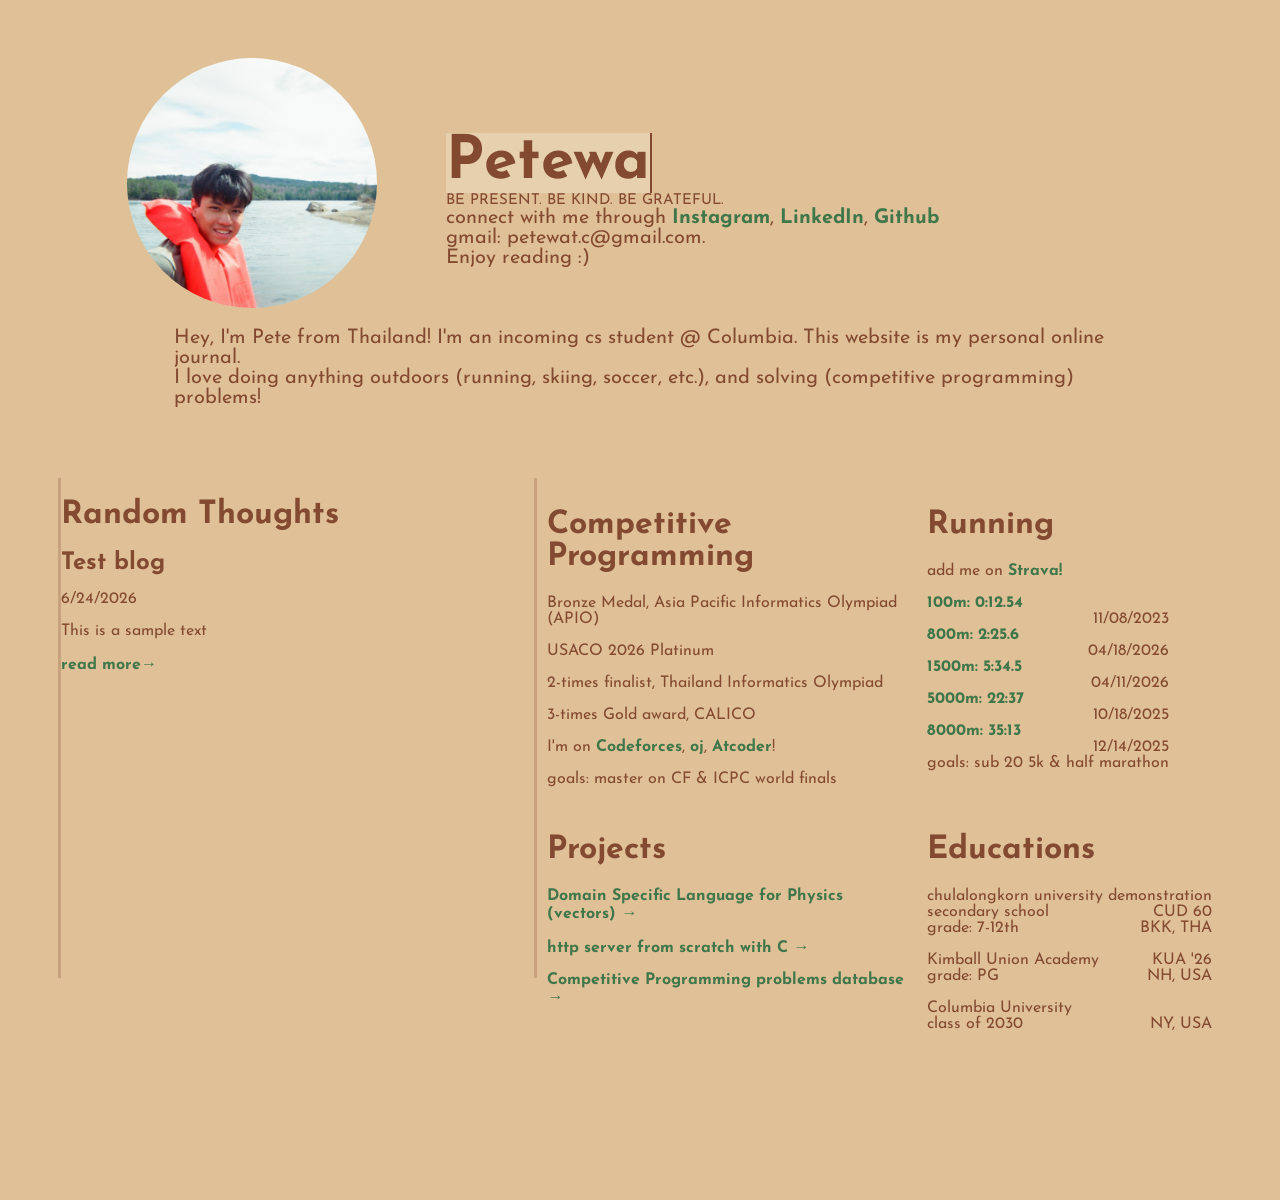
<file: index.html>
<!DOCTYPE html>
<html>
    <head>
        <link rel="stylesheet" href="style.css">
        <title>petewat</title>
    </head>
    <body>
        <div class="head-container">
            <img id="profile" class="head-item" style="grid-area: A1; justify-self: center;" src="profile/0.JPG" alt="profile pic">
            <h2 id="name" class="head-item" style="grid-area: A2; align-self: end;">PETEWAT CHAOHA</h2>
            <p class="head-sub" style="grid-area: A4; font-size: 15px; margin-top: 0;">BE PRESENT. BE KIND. BE GRATEFUL.<br>
            <span style="font-size: 20px">connect with me through <a href="https://www.instagram.com/petewat.c/">Instagram</a>, <a href="https://www.linkedin.com/in/petewat-chaoha-9849b8343/">LinkedIn</a>, <a href="https://github.com/petewat">Github</a><br>gmail: petewat.c@gmail.com.<br> Enjoy reading :)</a></p>
            </span>
            <p class="head-par" style="grid-area: A3;justify-self: center; margin-top: px">Hey, I'm Pete from Thailand! I'm an incoming cs student @ Columbia. This website is my personal online journal.<br>
            I love doing anything outdoors (running, skiing, soccer, etc.), and solving (competitive programming) problems!</p></h2>
        </div>
        <div class="par-flex-container">
            <div class="child-flex-container">
                <h1 style="margin-bottom: 0">Random Thoughts</h1>
                <h2 style="margin-bottom: 0">Test blog</h2>
                <p style="margin-bottom: 0">6/24/2026</p>
                <p id="sample-blog1"></p>
                <a href="blogs/blog1/blog1.html">read more→</a>
            </div>
            <div class="child-grid-container">
                <div class="item" style="grid-area: B1;">
                    <h1>Competitive Programming</h1>
                    <p>Bronze Medal, Asia Pacific Informatics Olympiad (APIO)</p>
                    <p>USACO 2026 Platinum</p>
                    <p>2-times finalist, Thailand Informatics Olympiad</p>
                    <p>3-times Gold award, CALICO</p>
                    <p>I'm on <a href="https://codeforces.com/profile/8pete8">Codeforces</a>, <a href="https://oj.uz/profile/8pete8">oj</a>, <a href="https://atcoder.jp/users/pete8">Atcoder</a>!</p>
                    <p>goals: master on CF & ICPC world finals</p>
                </div>
                <div class="item" style="grid-area: B4;">
                    <h1>Running</h1>
                    <p>add me on <a hre="https://www.strava.com/athletes/36327984">Strava!</a></p>
                    <p><a href="https://chattangames.edu.cmu.ac.th/">100m: 0:12.54</a><br><span style="float:right">11/08/2023</span></p>
                    <p><a href="https://www.athletic.net/TrackAndField/meet/656744/results/m/1/800m">800m: 2:25.6</a><br><span style="float:right">04/18/2026</span></p>
                    <p><a href="https://www.athletic.net/TrackAndField/meet/653083/results/m/1/1500m">1500m: 5:34.5</a><br><span style="float:right">04/11/2026</span></p>
                    <p><a href="https://www.strava.com/activities/16184660503">5000m: 22:37</a> <br><span style="float:right">10/18/2025</span></p>
                    <p><a href="https://connect.garmin.com/app/activity/21259119271">8000m: 35:13</a> <br><span style="float:right">12/14/2025</span></p>
                    <p>goals: sub 20 5k & half marathon</p>
                </div>
                <div class="item" style="grid-area: B2;">
                    <h1>Projects</h1>
                    <p><a href="https://github.com/petewat/DSL">Domain Specific Language for Physics (vectors) →</a></p>
                    <p><a href="https://github.com/petewat/http">http server from scratch with C →</p>
                    <p><a href="https://petewat.github.io/cp-database/">Competitive Programming problems database →</a></p>
                </div>
                <div class="item" style="grid-area: B3;">
                    <h1>Educations</h1>
                    <p>chulalongkorn university demonstration<br>secondary school<span style="float:right">CUD 60</span><br>grade: 7-12th <span style="float:right">BKK, THA</span></p>
                    <p>Kimball Union Academy<span style="float:right">KUA '26</span><br>grade: PG<span style="float:right">NH, USA</span></p>
                    <p style="margin-bottom: 0;">Columbia University<br>class of 2030<span style="float:right">NY, USA</span></p>
                </div>
            </div>
        </div>
    <script>
        let Name =document.getElementById("name");
        const full_name="Petewat Chaoha.";
        const nick_name="Pete.";
        Name.innerHTML="";
        let cur="";
        function clear_name(callback){
            const interval = setInterval(() =>{
                Name.innerHTML=cur;
                if(cur.length==0){
                    clearInterval(interval);
                    callback();
                    return;
                }
                cur=cur.slice(0,-1);
            },200);
            
        }
        function write_full_name(){
            cur="";
            const interval = setInterval(() =>{
                cur+=full_name[cur.length];
                Name.innerHTML=cur;
                if(cur.length>=full_name.length){
                    clearInterval(interval);
                    setTimeout(()=>clear_name(write_nick_name),2000);
                    return;
                }
            },200);
        }
        function write_nick_name(){
            cur="";
            const interval = setInterval(() =>{
                cur+=nick_name[cur.length];
                Name.innerHTML=cur;
                if(cur.length>=nick_name.length){
                    clearInterval(interval);
                    setTimeout(()=>clear_name(write_full_name),2000);
                    return;
                }
            },400);
        }
        write_full_name();
        let cp=1;
        pic=document.getElementById("profile");
        const interval = setInterval(() =>{
            pic.src="profile/"+String(cp)+".JPG";
            cp=(cp+1)%15;
        },2000);
        fetch('blogs/blog1/sample.txt').then(res=>res.text()).then(text=>{
            document.getElementById("sample-blog1").innerText=text;
        })
        
    </script>
    </body>
</html>
</file>
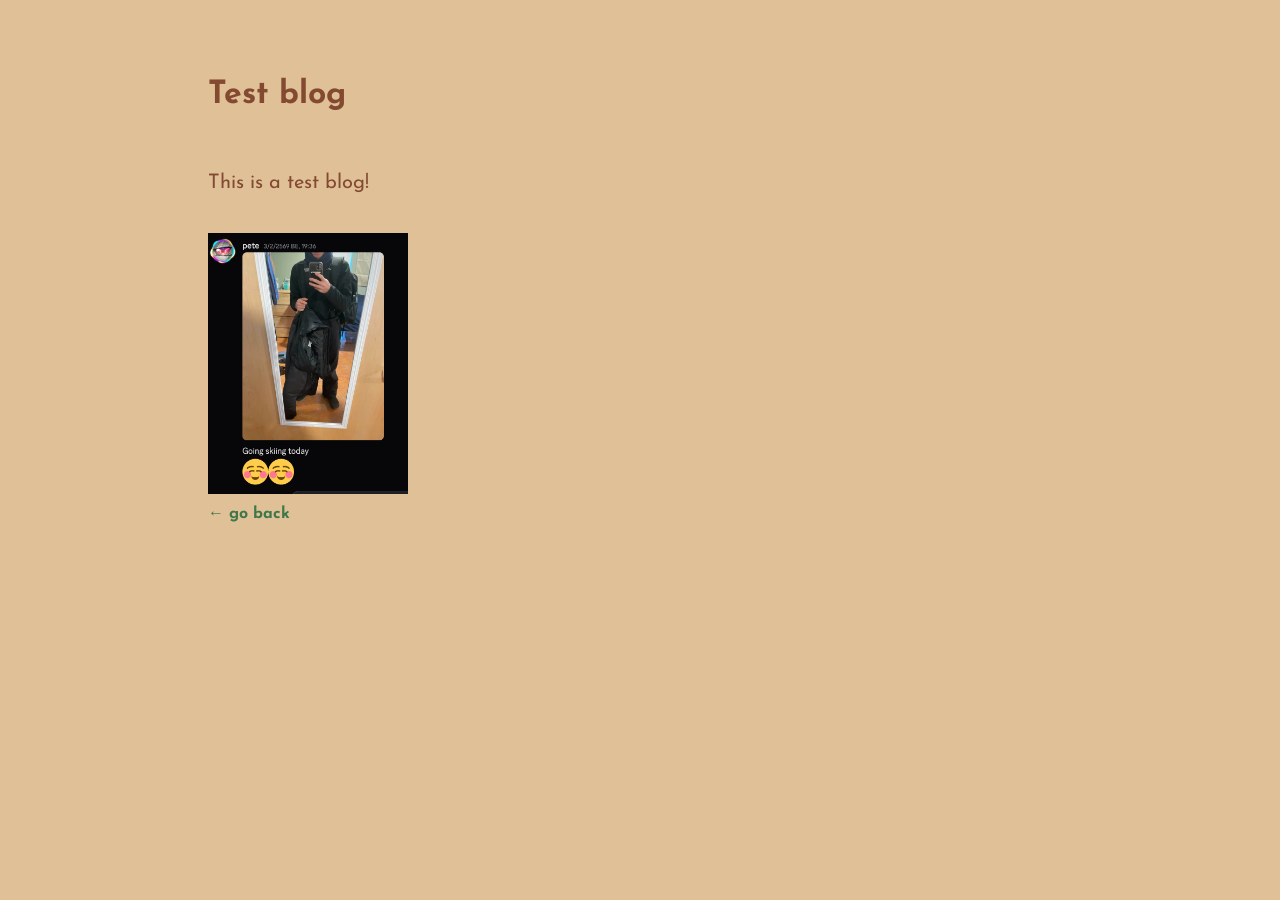
<file: blogs/blog1/blog1.html>
<!DOCTYPE html>
<html>
    <head>
        <link rel="stylesheet" href="../../style.css">
        <link rel="stylesheet" href="blog1.css">
        <title>blog1</title>
    </head>
    <body>
        <div class="container">
            <h1 style="grid-template-areas: A1;">Test blog</h1>
            <p style="font-size: 20px; line-height: 2;" id="writing"></p>
            <img id="pic1" style="width: 200px;" src="0.png" alt="pic">
            <a href="../../index.html ">← go back</a>
            
        </div>
        <script>
            fetch('blog1.txt').then(res=>res.text()).then(text=>{
            document.getElementById("writing").innerText=text;
            })
        </script>
    </body>
</html>
</file>
<file: style.css>
@import url('https://fonts.googleapis.com/css2?family=Josefin+Sans&display=swap');
h1{
    color:#834a31;
}
h2{
    color:#834a31;
}
.t1{
    color:aquamarine;
}
*{
    outline: 0px solid #00ffcc;
}
p{
    color:#834a31;
}
a{
    color:#3f774b;
    text-decoration: none;
    font-weight:bold;
}
.head-container{
    display: grid;
    grid-template-columns: 1fr 1fr 1fr;
    grid-template-areas: "A1 A2 A2"
    "A1 A4 A4"
    "A3 A3 A3";
    margin-bottom: 50px;
}
body{
    padding: 50px;
    background-color: #e0c097;
    font-family: "Josefin Sans", sans-serif;
}
.head-item{
    font-size: 60px;
    text-align: center;
    background-color: rgb(245, 245, 220,0.3);
    justify-self: start;
    margin-bottom: 0;
}
.head-item img, img.head-item{
    width: 250px;
    height: 250px;
    border-radius: 50%;
    object-fit: cover;
}
.head-par{
    font-size: 20px;
    width: 80%;
}

.child-flex-container{
    display: flex;
    flex-direction: column;
    height:500px;
    overflow-y: scroll;
    width:500px;
    border-right: 3px solid rgb(143, 95, 68,0.3);
    border-left: 3px solid rgb(143, 95, 68,0.3);
}
.par-flex-container{
    display: flex;
    justify-content: space-evenly;
    margin-bottom: 100px;
}
.child-grid-container{
    display: grid;
    justify-items: start;
    grid-template-areas: "B1 B4"
    "B2 B3";
    padding: 10px;
    gap: 10px;
}
#name::after{
    content: "";
    border-right: 2px solid #834a31;
    animation: blink 0.7s step-end infinite;
}
@keyframes blink {
    50% { opacity: 0; }
}
@media (max-width:768px){
    body{
        padding: 15px;
    }
    .head-container{
        grid-template-areas: 
        "A1"
        "A2"
        "A4"
        "A3";
        grid-template-columns: 1fr;
    }
    .head-item{
        justify-self: center;
        margin-bottom: 10px;
    }
    .head-sub{
        text-align: center;
    }
    .child-grid-container{
        display: grid;
        grid-template-areas: "B1" 
        "B4"
        "B2" 
        "B3";
        padding: 10px;
        gap: 10px;
    }
}
</file>
<file: blogs/blog1/blog1.css>
.container{
    display: flex;
    flex-direction: column;
    gap: 10px;
}
body{
    padding-left: 200px; 
    padding-right: 200px;
}
@media (max-width:768px){
    body{
        padding-left: 50px; 
        padding-right: 50px; 
    }

}
</file>
